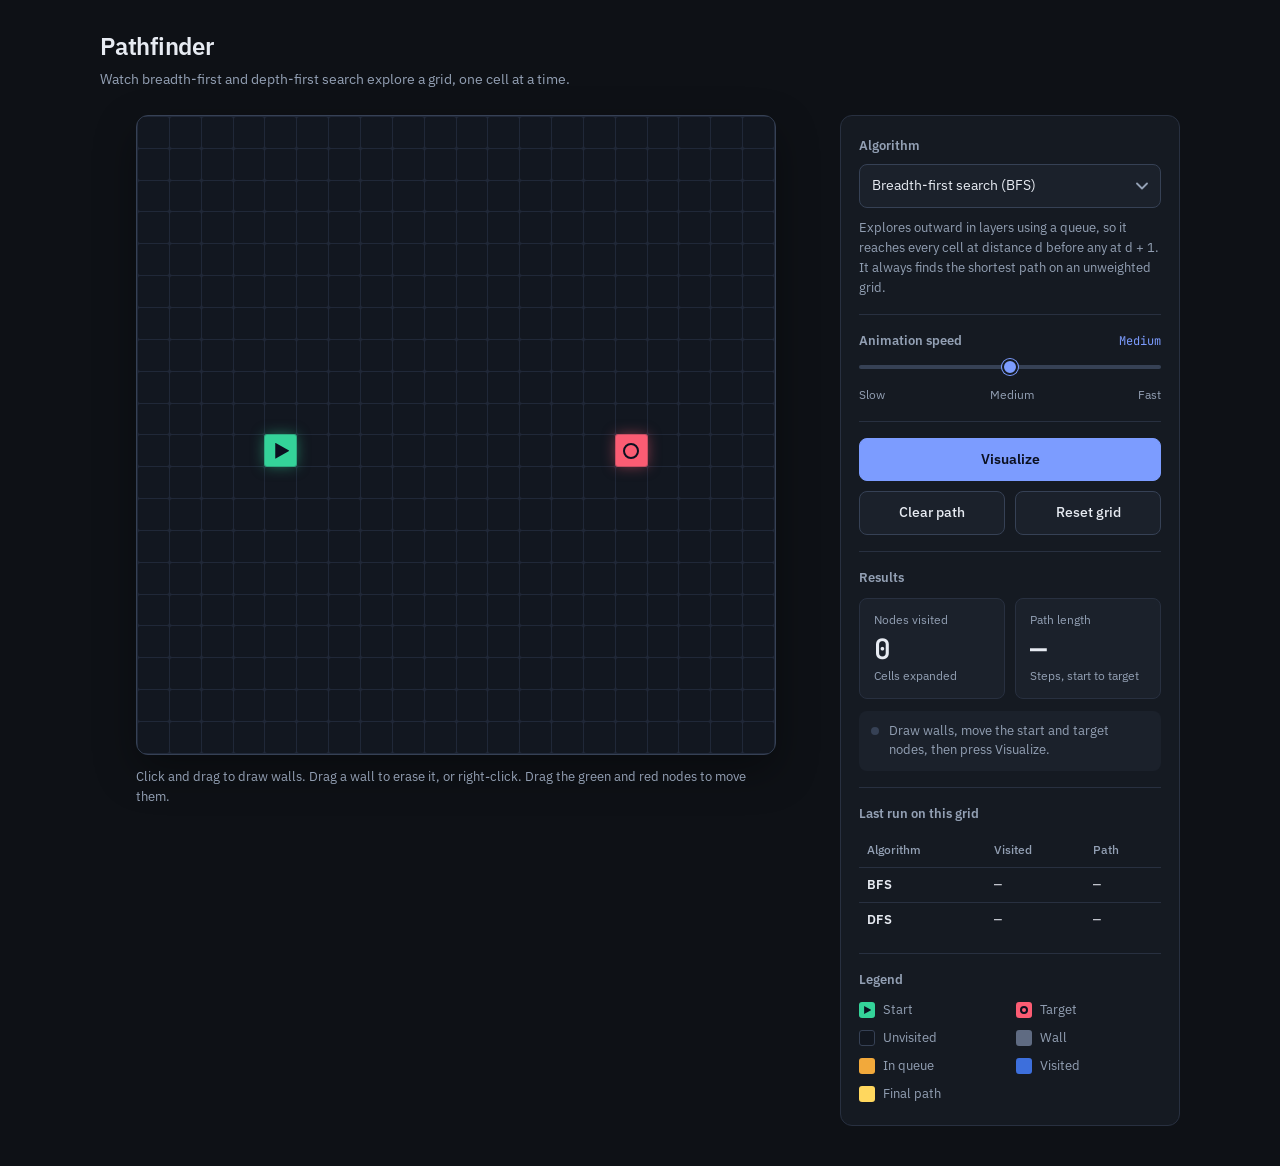
<file: Pathfinder/index.html>
<!DOCTYPE html>
<html lang="en">
<head>
  <meta charset="UTF-8">
  <meta name="viewport" content="width=device-width, initial-scale=1">
  <meta name="description" content="Interactive pathfinding visualizer comparing breadth-first search and depth-first search on a grid.">
  <meta name="theme-color" content="#0e1116">
  <meta name="color-scheme" content="dark">
  <title>Pathfinder: BFS and DFS Visualizer</title>

  <link rel="icon" href="data:image/svg+xml,%3Csvg xmlns='http://www.w3.org/2000/svg' viewBox='0 0 32 32'%3E%3Crect width='32' height='32' rx='7' fill='%23151a22'/%3E%3Cpath d='M9 23h9V9h5' fill='none' stroke='%23ffd75e' stroke-width='2.2' stroke-linecap='round' stroke-linejoin='round'/%3E%3Ccircle cx='9' cy='23' r='3.6' fill='%2334d399'/%3E%3Ccircle cx='23' cy='9' r='3.6' fill='%23fb5c73'/%3E%3C/svg%3E">
  <link rel="preconnect" href="https://fonts.googleapis.com">
  <link rel="preconnect" href="https://fonts.gstatic.com" crossorigin>
  <link href="https://fonts.googleapis.com/css2?family=IBM+Plex+Sans:wght@400;500;600&amp;family=JetBrains+Mono:wght@500;600&amp;display=swap" rel="stylesheet">
  <link rel="stylesheet" href="style.css">
</head>
<body>
  <div class="app">
    <header class="topbar">
      <h1 class="brand">Pathfinder</h1>
      <p class="tagline">Watch breadth-first and depth-first search explore a grid, one cell at a time.</p>
    </header>

    <main class="layout">
      <section class="stage" aria-label="Pathfinding grid">
        <div class="board" id="board" role="group" aria-label="Pathfinding grid"></div>
        <p class="board-hint">Click and drag to draw walls. Drag a wall to erase it, or right-click. Drag the green and red nodes to move them.</p>
      </section>

      <aside class="panel" aria-label="Controls and results">
        <section class="group">
          <label class="field-label" for="algorithm">Algorithm</label>
          <select id="algorithm" class="select">
            <option value="bfs" selected>Breadth-first search (BFS)</option>
            <option value="dfs">Depth-first search (DFS)</option>
          </select>
          <p class="algo-description" id="algo-description"></p>
        </section>

        <section class="group">
          <div class="field-row">
            <label class="field-label" for="speed">Animation speed</label>
            <output class="speed-value" id="speed-value" for="speed">Medium</output>
          </div>
          <input type="range" id="speed" min="0" max="2" step="1" value="1">
          <div class="speed-scale" aria-hidden="true">
            <span>Slow</span>
            <span>Medium</span>
            <span>Fast</span>
          </div>
        </section>

        <section class="group actions">
          <button type="button" class="btn btn-primary" id="visualize">Visualize</button>
          <div class="actions-row">
            <button type="button" class="btn" id="clear-path">Clear path</button>
            <button type="button" class="btn" id="reset-grid">Reset grid</button>
          </div>
        </section>

        <section class="group">
          <h2 class="group-title">Results</h2>
          <dl class="metrics">
            <div class="metric">
              <dt>Nodes visited</dt>
              <dd id="metric-visited">0</dd>
              <span class="metric-note">Cells expanded</span>
            </div>
            <div class="metric">
              <dt>Path length</dt>
              <dd id="metric-path">—</dd>
              <span class="metric-note" id="metric-path-note">Steps, start to target</span>
            </div>
          </dl>
          <p class="status" id="status" role="status" aria-live="polite" data-tone="info"></p>
        </section>

        <section class="group">
          <h2 class="group-title">Last run on this grid</h2>
          <table class="compare">
            <thead>
              <tr>
                <th scope="col">Algorithm</th>
                <th scope="col">Visited</th>
                <th scope="col">Path</th>
              </tr>
            </thead>
            <tbody>
              <tr data-compare="bfs">
                <th scope="row">BFS</th>
                <td class="cmp-visited">—</td>
                <td class="cmp-path">—</td>
              </tr>
              <tr data-compare="dfs">
                <th scope="row">DFS</th>
                <td class="cmp-visited">—</td>
                <td class="cmp-path">—</td>
              </tr>
            </tbody>
          </table>
        </section>

        <section class="group">
          <h2 class="group-title">Legend</h2>
          <ul class="legend">
            <li><span class="swatch swatch-start"></span>Start</li>
            <li><span class="swatch swatch-target"></span>Target</li>
            <li><span class="swatch swatch-empty"></span>Unvisited</li>
            <li><span class="swatch swatch-wall"></span>Wall</li>
            <li><span class="swatch swatch-queued"></span>In queue</li>
            <li><span class="swatch swatch-visited"></span>Visited</li>
            <li><span class="swatch swatch-path"></span>Final path</li>
          </ul>
        </section>
      </aside>
    </main>
  </div>

  <noscript>
    <p class="noscript">Pathfinder needs JavaScript to run. Enable it in your browser and reload the page.</p>
  </noscript>

  <script src="script.js" defer></script>
</body>
</html>
</file>
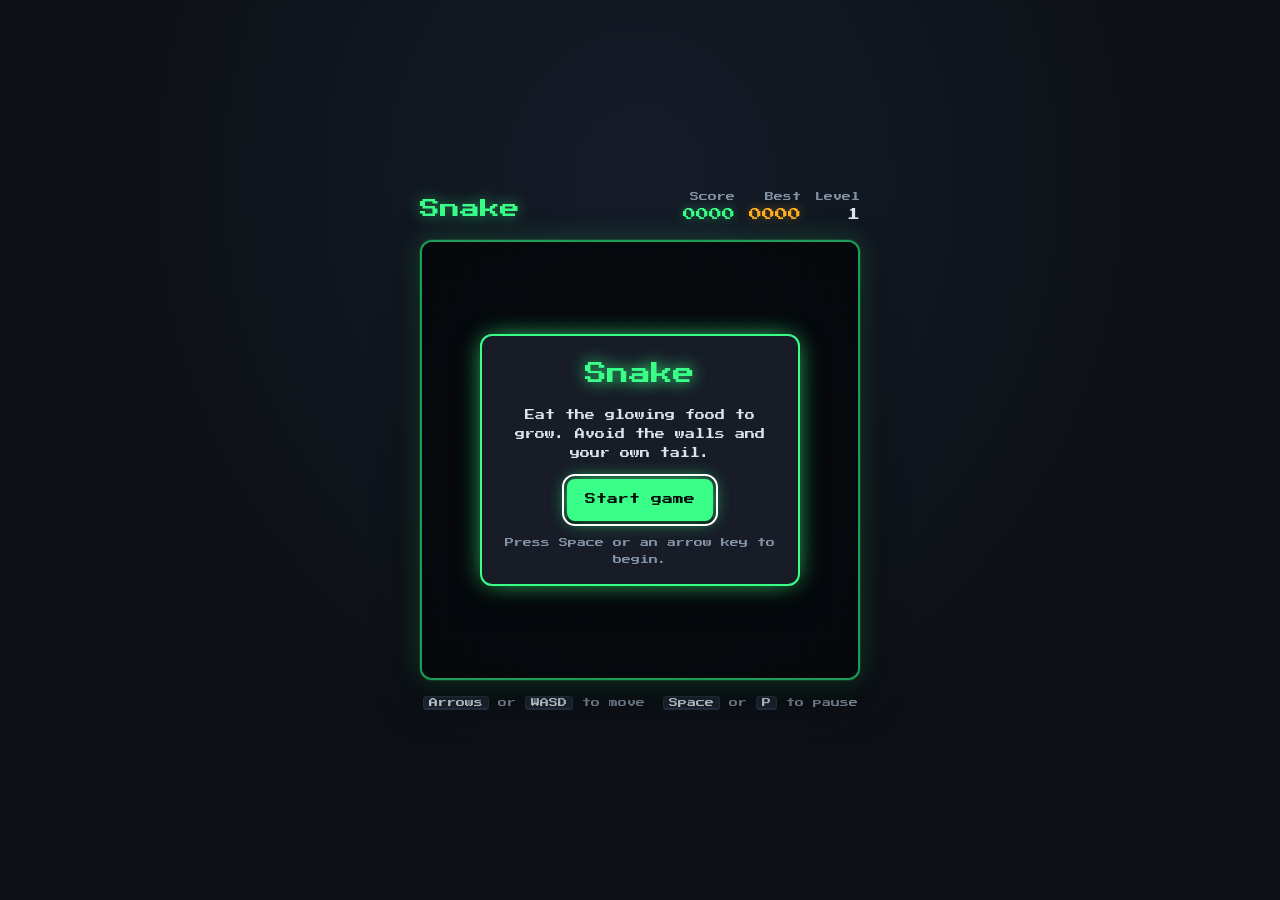
<file: Snake Game/index.html>
<!DOCTYPE html>
<html lang="en">
<head>
  <meta charset="UTF-8">
  <meta name="viewport" content="width=device-width, initial-scale=1, viewport-fit=cover">
  <meta name="description" content="Neon Snake: a retro arcade Snake game built with vanilla HTML, CSS, and JavaScript.">
  <meta name="theme-color" content="#0d1016">
  <meta name="color-scheme" content="dark">
  <title>Neon Snake</title>

  <link rel="icon" href="data:image/svg+xml,%3Csvg xmlns='http://www.w3.org/2000/svg' viewBox='0 0 100 100'%3E%3Ctext y='.9em' font-size='90'%3E%F0%9F%90%8D%3C/text%3E%3C/svg%3E">
  <link rel="preconnect" href="https://fonts.googleapis.com">
  <link rel="preconnect" href="https://fonts.gstatic.com" crossorigin>
  <link href="https://fonts.googleapis.com/css2?family=Press+Start+2P&amp;display=swap" rel="stylesheet">
  <link rel="stylesheet" href="style.css">
</head>
<body data-phase="ready">
  <main class="cabinet">
    <header class="hud">
      <h1 class="title">Snake</h1>
      <dl class="scores">
        <div class="stat stat-score">
          <dt>Score</dt>
          <dd id="score">0000</dd>
        </div>
        <div class="stat stat-best">
          <dt>Best</dt>
          <dd id="high-score">0000</dd>
        </div>
        <div class="stat stat-level">
          <dt>Level</dt>
          <dd id="level">1</dd>
        </div>
      </dl>
    </header>

    <section class="screen" id="screen" aria-label="Game board">
      <canvas id="game" width="400" height="400" role="img" aria-label="Snake game board"></canvas>

      <div class="overlay" id="overlay" data-state="ready" role="dialog" aria-modal="true" aria-labelledby="overlay-title" aria-hidden="true">
        <div class="modal">
          <h2 class="modal-title" id="overlay-title">Snake</h2>
          <p class="message" id="overlay-message"></p>

          <div class="result" id="overlay-result" hidden>
            <div class="result-row"><span>Score</span><strong id="result-score">0000</strong></div>
            <div class="result-row"><span>Best</span><strong id="result-best">0000</strong></div>
            <p class="badge" id="result-badge" hidden>New high score</p>
          </div>

          <button type="button" class="btn" id="overlay-button">Start game</button>
          <p class="hint" id="overlay-hint"></p>
        </div>
      </div>
    </section>

    <div class="dpad" role="group" aria-label="Touch controls">
      <button type="button" class="dpad-btn" data-dir="up" aria-label="Move up">
        <svg viewBox="0 0 24 24" aria-hidden="true"><path d="M12 5l8 12H4z"/></svg>
      </button>
      <button type="button" class="dpad-btn" data-dir="left" aria-label="Move left">
        <svg viewBox="0 0 24 24" aria-hidden="true"><path d="M12 5l8 12H4z"/></svg>
      </button>
      <button type="button" class="dpad-btn" id="pause-btn" aria-label="Start">
        <svg viewBox="0 0 24 24" aria-hidden="true"><path d="M7 5h4v14H7zM13 5h4v14h-4z"/></svg>
      </button>
      <button type="button" class="dpad-btn" data-dir="right" aria-label="Move right">
        <svg viewBox="0 0 24 24" aria-hidden="true"><path d="M12 5l8 12H4z"/></svg>
      </button>
      <button type="button" class="dpad-btn" data-dir="down" aria-label="Move down">
        <svg viewBox="0 0 24 24" aria-hidden="true"><path d="M12 5l8 12H4z"/></svg>
      </button>
    </div>

    <p class="help help-keys">
      <span><kbd>Arrows</kbd> or <kbd>WASD</kbd> to move</span>
      <span><kbd>Space</kbd> or <kbd>P</kbd> to pause</span>
    </p>
    <p class="help help-touch">Swipe on the board or use the buttons to steer.</p>

    <p class="sr-only" id="status" aria-live="polite"></p>
  </main>

  <noscript>
    <p class="noscript">Neon Snake needs JavaScript to run. Enable it in your browser and reload the page.</p>
  </noscript>

  <script src="app.js" defer></script>
</body>
</html>
</file>
<file: Pathfinder/style.css>
/* ==========================================================================
   Pathfinder: dark developer dashboard
   ========================================================================== */

:root {
  color-scheme: dark;

  --bg: #0e1116;
  --panel: #151a22;
  --panel-2: #1b212b;
  --border: #283040;
  --border-strong: #364155;
  --text: #e7ebf2;
  --muted: #93a0b4;
  --accent: #7c9cff;
  --accent-ink: #0b1020;

  --cell: #121720;
  --grid-line: #202838;
  --start: #34d399;
  --target: #fb5c73;
  --wall: #5f6b82;
  --queued: #f2a93b;
  --visited: #3d6fdc;
  --path: #ffd75e;

  --font-ui: "IBM Plex Sans", system-ui, -apple-system, "Segoe UI", Roboto, sans-serif;
  --font-mono: "JetBrains Mono", ui-monospace, "SFMono-Regular", Menlo, Consolas, monospace;
}

*,
*::before,
*::after {
  box-sizing: border-box;
}

[hidden] {
  display: none !important;
}

html {
  -webkit-text-size-adjust: 100%;
  text-size-adjust: 100%;
}

body {
  margin: 0;
  min-height: 100vh;
  background: var(--bg);
  color: var(--text);
  font-family: var(--font-ui);
  font-size: 14px;
  line-height: 1.55;
  -webkit-font-smoothing: antialiased;
  -webkit-tap-highlight-color: transparent;
}

/* ---------- Page layout ---------- */

.app {
  max-width: 1120px;
  margin: 0 auto;
  padding: 28px 20px 40px;
}

.topbar {
  margin-bottom: 24px;
}

.brand {
  margin: 0;
  font-size: 24px;
  font-weight: 600;
  letter-spacing: -0.01em;
}

.tagline {
  margin: 4px 0 0;
  color: var(--muted);
}

.layout {
  display: grid;
  grid-template-columns: minmax(0, 1fr) 340px;
  gap: 28px;
  align-items: start;
}

/* ---------- Board ---------- */

.stage {
  min-width: 0;
}

.board {
  --cols: 20;
  --rows: 20;
  display: grid;
  grid-template-columns: repeat(var(--cols), minmax(0, 1fr));
  grid-template-rows: repeat(var(--rows), minmax(0, 1fr));
  gap: 1px;
  padding: 1px;
  width: max(280px, min(100%, 640px, calc(100vh - 170px)));
  aspect-ratio: var(--cols) / var(--rows);
  margin: 0 auto;
  background: var(--grid-line);
  border: 1px solid var(--border-strong);
  border-radius: 12px;
  overflow: hidden;
  touch-action: none;
  user-select: none;
  -webkit-user-select: none;
  box-shadow: 0 16px 40px rgba(0, 0, 0, 0.35);
}

@supports (height: 100dvh) {
  .board {
    width: max(280px, min(100%, 640px, calc(100dvh - 170px)));
  }
}

.board.locked {
  cursor: not-allowed;
}

.board-hint {
  width: max(280px, min(100%, 640px));
  margin: 12px auto 0;
  color: var(--muted);
  font-size: 13px;
}

/* ---------- Cells ---------- */

.cell {
  position: relative;
  background: var(--cell);
  border-radius: 2px;
  cursor: pointer;
}

.cell.wall {
  background: var(--wall);
  box-shadow: inset 0 1px 0 rgba(255, 255, 255, 0.14);
  animation: wall-in 0.12s ease-out;
}

.cell.queued {
  background: var(--queued);
  animation: queued-in 0.28s ease-out;
}

.cell.visited {
  background: var(--visited);
  animation: visited-in 0.32s ease-out;
}

.cell.path {
  background: var(--path);
  box-shadow: 0 0 10px rgba(255, 215, 94, 0.55);
  z-index: 1;
  animation: path-in 0.36s ease-out;
}

.cell.current {
  box-shadow: inset 0 0 0 2px #fff;
}

.cell.start,
.cell.target {
  z-index: 2;
  cursor: grab;
}

.board.dragging .cell.start,
.board.dragging .cell.target {
  cursor: grabbing;
}

.cell.start {
  background: var(--start);
  box-shadow: 0 0 0 1px rgba(52, 211, 153, 0.7), 0 0 14px rgba(52, 211, 153, 0.5);
}

.cell.start::after {
  content: "";
  position: absolute;
  inset: 24% 22% 24% 32%;
  background: var(--accent-ink);
  clip-path: polygon(0 0, 100% 50%, 0 100%);
}

.cell.target {
  background: var(--target);
  box-shadow: 0 0 0 1px rgba(251, 92, 115, 0.7), 0 0 14px rgba(251, 92, 115, 0.5);
}

.cell.target::after {
  content: "";
  position: absolute;
  inset: 24%;
  border: 2px solid var(--accent-ink);
  border-radius: 50%;
}

.cell.target.unreachable {
  animation: shake 0.5s ease-in-out;
}

/* ---------- Panel ---------- */

.panel {
  background: var(--panel);
  border: 1px solid var(--border);
  border-radius: 12px;
  padding: 4px 18px;
}

.group {
  padding: 16px 0;
  border-bottom: 1px solid var(--border);
}

.group:last-child {
  border-bottom: 0;
}

.group-title {
  margin: 0 0 10px;
  font-size: 13px;
  font-weight: 600;
  color: var(--muted);
}

.field-label {
  display: block;
  margin-bottom: 8px;
  font-size: 13px;
  font-weight: 600;
  color: var(--muted);
}

.field-row {
  display: flex;
  align-items: baseline;
  justify-content: space-between;
  gap: 12px;
}

.field-row .field-label {
  margin-bottom: 4px;
}

.speed-value {
  font-family: var(--font-mono);
  font-size: 12px;
  color: var(--accent);
}

.select {
  width: 100%;
  padding: 10px 36px 10px 12px;
  font: inherit;
  color: var(--text);
  background-color: var(--panel-2);
  background-image: url("data:image/svg+xml,%3Csvg xmlns='http://www.w3.org/2000/svg' width='12' height='8' viewBox='0 0 12 8'%3E%3Cpath d='M1 1.5l5 5 5-5' fill='none' stroke='%2393a0b4' stroke-width='1.8' stroke-linecap='round' stroke-linejoin='round'/%3E%3C/svg%3E");
  background-repeat: no-repeat;
  background-position: right 12px center;
  border: 1px solid var(--border-strong);
  border-radius: 8px;
  appearance: none;
  -webkit-appearance: none;
  cursor: pointer;
}

.select:disabled {
  opacity: 0.55;
  cursor: not-allowed;
}

.algo-description {
  margin: 10px 0 0;
  color: var(--muted);
  font-size: 13px;
}

/* ---------- Range slider ---------- */

input[type="range"] {
  width: 100%;
  height: 24px;
  margin: 0;
  background: transparent;
  cursor: pointer;
  appearance: none;
  -webkit-appearance: none;
}

input[type="range"]::-webkit-slider-runnable-track {
  height: 4px;
  border-radius: 2px;
  background: var(--border-strong);
}

input[type="range"]::-moz-range-track {
  height: 4px;
  border-radius: 2px;
  background: var(--border-strong);
}

input[type="range"]::-webkit-slider-thumb {
  width: 16px;
  height: 16px;
  margin-top: -6px;
  border: 2px solid var(--panel);
  border-radius: 50%;
  background: var(--accent);
  box-shadow: 0 0 0 1px var(--accent);
  -webkit-appearance: none;
}

input[type="range"]::-moz-range-thumb {
  width: 12px;
  height: 12px;
  border: 2px solid var(--panel);
  border-radius: 50%;
  background: var(--accent);
  box-shadow: 0 0 0 1px var(--accent);
}

.speed-scale {
  display: flex;
  justify-content: space-between;
  color: var(--muted);
  font-size: 12px;
}

/* ---------- Buttons ---------- */

.actions {
  display: grid;
  gap: 10px;
}

.actions-row {
  display: grid;
  grid-template-columns: 1fr 1fr;
  gap: 10px;
}

.btn {
  padding: 10px 14px;
  font: inherit;
  font-weight: 500;
  color: var(--text);
  background: var(--panel-2);
  border: 1px solid var(--border-strong);
  border-radius: 8px;
  cursor: pointer;
  transition: background-color 0.15s ease, border-color 0.15s ease, filter 0.15s ease,
    transform 0.08s ease;
}

.btn:hover:not(:disabled) {
  background: #232b38;
  border-color: #46536b;
}

.btn:active:not(:disabled) {
  transform: translateY(1px);
}

.btn:disabled {
  opacity: 0.45;
  cursor: not-allowed;
}

.btn-primary {
  color: var(--accent-ink);
  font-weight: 600;
  background: var(--accent);
  border-color: var(--accent);
}

.btn-primary:hover:not(:disabled) {
  background: var(--accent);
  border-color: var(--accent);
  filter: brightness(1.1);
}

.btn:focus-visible,
.select:focus-visible,
input[type="range"]:focus-visible {
  outline: 2px solid var(--accent);
  outline-offset: 2px;
}

/* ---------- Metrics + status ---------- */

.metrics {
  display: grid;
  grid-template-columns: 1fr 1fr;
  gap: 10px;
  margin: 0;
}

.metric {
  display: flex;
  flex-direction: column;
  padding: 12px 14px;
  background: var(--panel-2);
  border: 1px solid var(--border);
  border-radius: 8px;
}

.metric dt {
  font-size: 12px;
  color: var(--muted);
}

.metric dd {
  margin: 2px 0;
  font-family: var(--font-mono);
  font-size: 28px;
  font-weight: 600;
  line-height: 1.2;
}

.metric-note {
  font-size: 12px;
  color: var(--muted);
}

.status {
  display: flex;
  gap: 10px;
  min-height: 4.6em;
  margin: 12px 0 0;
  padding: 10px 12px;
  font-size: 13px;
  line-height: 1.5;
  color: var(--muted);
  background: var(--panel-2);
  border-radius: 8px;
}

.status::before {
  content: "";
  flex: none;
  width: 8px;
  height: 8px;
  margin-top: 0.5em;
  border-radius: 50%;
  background: var(--border-strong);
}

.status[data-tone="progress"]::before {
  background: var(--accent);
}

.status[data-tone="success"] {
  color: var(--text);
}

.status[data-tone="success"]::before {
  background: var(--start);
}

.status[data-tone="error"] {
  color: var(--text);
}

.status[data-tone="error"]::before {
  background: var(--target);
}

/* ---------- Comparison table ---------- */

.compare {
  width: 100%;
  border-collapse: collapse;
  font-size: 13px;
}

.compare th,
.compare td {
  padding: 7px 8px;
  text-align: left;
}

.compare thead th {
  font-size: 12px;
  font-weight: 500;
  color: var(--muted);
  border-bottom: 1px solid var(--border);
}

.compare tbody th {
  font-weight: 600;
}

.compare td {
  font-family: var(--font-mono);
}

.compare tbody tr + tr th,
.compare tbody tr + tr td {
  border-top: 1px solid var(--border);
}

/* ---------- Legend ---------- */

.legend {
  display: grid;
  grid-template-columns: 1fr 1fr;
  gap: 8px 12px;
  margin: 0;
  padding: 0;
  list-style: none;
  font-size: 13px;
  color: var(--muted);
}

.legend li {
  display: flex;
  align-items: center;
  gap: 8px;
}

.swatch {
  position: relative;
  flex: none;
  width: 16px;
  height: 16px;
  border-radius: 3px;
}

.swatch-start {
  background: var(--start);
}

.swatch-start::after {
  content: "";
  position: absolute;
  inset: 25% 22% 25% 32%;
  background: var(--accent-ink);
  clip-path: polygon(0 0, 100% 50%, 0 100%);
}

.swatch-target {
  background: var(--target);
}

.swatch-target::after {
  content: "";
  position: absolute;
  inset: 24%;
  border: 2px solid var(--accent-ink);
  border-radius: 50%;
}

.swatch-empty {
  background: var(--cell);
  border: 1px solid var(--border-strong);
}

.swatch-wall {
  background: var(--wall);
}

.swatch-queued {
  background: var(--queued);
}

.swatch-visited {
  background: var(--visited);
}

.swatch-path {
  background: var(--path);
}

/* ---------- Misc ---------- */

.noscript {
  position: fixed;
  inset: auto 16px 16px;
  margin: 0;
  padding: 12px;
  text-align: center;
  color: var(--accent-ink);
  background: var(--queued);
  border-radius: 8px;
}

/* ---------- Motion ---------- */

@keyframes wall-in {
  from {
    transform: scale(0.6);
  }
  to {
    transform: scale(1);
  }
}

@keyframes queued-in {
  0% {
    transform: scale(0.5);
    border-radius: 50%;
  }
  60% {
    transform: scale(1.12);
  }
  100% {
    transform: scale(1);
  }
}

@keyframes visited-in {
  0% {
    transform: scale(1.18);
    background-color: var(--queued);
  }
  100% {
    transform: scale(1);
    background-color: var(--visited);
  }
}

@keyframes path-in {
  0% {
    transform: scale(0.6);
  }
  60% {
    transform: scale(1.2);
  }
  100% {
    transform: scale(1);
  }
}

@keyframes shake {
  20% {
    transform: translateX(-3px);
  }
  40% {
    transform: translateX(3px);
  }
  60% {
    transform: translateX(-2px);
  }
  80% {
    transform: translateX(2px);
  }
}

@media (prefers-reduced-motion: reduce) {
  *,
  *::before,
  *::after {
    animation-duration: 0.001ms !important;
    animation-iteration-count: 1 !important;
    transition-duration: 0.001ms !important;
  }
}

/* ---------- Responsive ---------- */

@media (max-width: 920px) {
  .layout {
    grid-template-columns: minmax(0, 1fr);
    gap: 20px;
  }

  .board {
    width: min(100%, 640px);
  }
}

@media (max-width: 480px) {
  .app {
    padding: 20px 12px 32px;
  }

  .brand {
    font-size: 20px;
  }
}
</file>
<file: Snake Game/style.css>
/* ==========================================================================
   Neon Snake — retro arcade theme
   ========================================================================== */

:root {
  --bg: #0d1016;
  --bg-glow: #151c28;
  --panel: #171c26;
  --panel-raised: #1f2634;
  --line: #2b3446;
  --text: #dbe4ee;
  --muted: #8391a5;
  --green: #39ff88;
  --green-deep: #1c9c56;
  --amber: #ffb020;
  --danger: #ff5a72;
  --board: #0a0d12;
  --ink: #06120b;

  --font: "Press Start 2P", ui-monospace, "SFMono-Regular", Menlo, Consolas,
    "Liberation Mono", monospace;

  /* Vertical space kept free for the HUD and controls around the board. */
  --reserved: 230px;
  --size: max(240px, min(92vw, 440px, calc(100vh - var(--reserved))));
}

@supports (height: 100dvh) {
  :root {
    --size: max(240px, min(92vw, 440px, calc(100dvh - var(--reserved))));
  }
}

@media (hover: none) and (pointer: coarse) {
  :root {
    --reserved: 440px;
  }
}

*,
*::before,
*::after {
  box-sizing: border-box;
}

[hidden] {
  display: none !important;
}

html {
  -webkit-text-size-adjust: 100%;
  text-size-adjust: 100%;
}

body {
  margin: 0;
  min-height: 100vh;
  min-height: 100dvh;
  display: grid;
  place-items: center;
  padding: max(16px, env(safe-area-inset-top)) max(16px, env(safe-area-inset-right))
    max(16px, env(safe-area-inset-bottom)) max(16px, env(safe-area-inset-left));
  background:
    radial-gradient(ellipse at 50% 20%, var(--bg-glow) 0%, transparent 60%),
    var(--bg);
  color: var(--text);
  font-family: var(--font);
  font-size: 12px;
  line-height: 1.7;
  -webkit-font-smoothing: antialiased;
  -webkit-tap-highlight-color: transparent;
  overscroll-behavior: none;
  user-select: none;
  -webkit-user-select: none;
}

/* ---------- Layout ---------- */

.cabinet {
  width: var(--size);
  display: flex;
  flex-direction: column;
  gap: 14px;
}

.hud {
  display: flex;
  flex-wrap: wrap;
  align-items: flex-end;
  justify-content: space-between;
  gap: 8px 12px;
}

.title {
  margin: 0;
  font-size: clamp(14px, 4.4vw, 20px);
  font-weight: 400;
  color: var(--green);
  text-shadow: 0 0 14px rgba(57, 255, 136, 0.55);
}

.scores {
  display: flex;
  gap: 14px;
  margin: 0;
}

.stat {
  text-align: right;
}

.stat dt {
  color: var(--muted);
  font-size: 9px;
}

.stat dd {
  margin: 0;
  font-size: 13px;
  color: var(--text);
}

.stat-score dd {
  color: var(--green);
  text-shadow: 0 0 10px rgba(57, 255, 136, 0.45);
  display: inline-block;
}

.stat-best dd {
  color: var(--amber);
  text-shadow: 0 0 10px rgba(255, 176, 32, 0.4);
}

.stat-score dd.bump {
  animation: bump 0.22s ease-out;
}

/* ---------- Game screen ---------- */

.screen {
  position: relative;
  aspect-ratio: 1 / 1;
  border: 2px solid var(--green-deep);
  border-radius: 12px;
  background: var(--board);
  overflow: hidden;
  touch-action: none;
  box-shadow:
    0 0 0 1px rgba(57, 255, 136, 0.12),
    0 0 28px rgba(57, 255, 136, 0.2),
    0 18px 40px rgba(0, 0, 0, 0.55);
}

.screen.shake {
  animation: shake 0.36s ease-in-out;
}

.screen canvas {
  display: block;
  width: 100%;
  height: 100%;
}

/* CRT scanlines + vignette */
.screen::after {
  content: "";
  position: absolute;
  inset: 0;
  z-index: 1;
  pointer-events: none;
  background:
    repeating-linear-gradient(
      to bottom,
      rgba(0, 0, 0, 0) 0,
      rgba(0, 0, 0, 0) 2px,
      rgba(0, 0, 0, 0.13) 3px
    ),
    radial-gradient(ellipse at center, transparent 55%, rgba(0, 0, 0, 0.4) 100%);
}

/* ---------- Overlay / modal ---------- */

.overlay {
  --accent: var(--green);
  position: absolute;
  inset: 0;
  z-index: 2;
  display: grid;
  place-items: center;
  padding: 14px;
  background: rgba(7, 9, 13, 0.8);
  -webkit-backdrop-filter: blur(3px);
  backdrop-filter: blur(3px);
  opacity: 0;
  visibility: hidden;
  transition: opacity 0.18s ease, visibility 0s linear 0.18s;
}

.overlay.is-open {
  opacity: 1;
  visibility: visible;
  transition: opacity 0.18s ease;
}

.overlay[data-state="paused"],
.overlay[data-state="win"] {
  --accent: var(--amber);
}

.overlay[data-state="over"] {
  --accent: var(--danger);
}

.modal {
  width: min(100%, 320px);
  padding: 20px 16px 16px;
  text-align: center;
  background: var(--panel);
  border: 2px solid var(--accent);
  border-radius: 12px;
  box-shadow: 0 0 26px -6px var(--accent), 0 14px 30px rgba(0, 0, 0, 0.5);
  transform: translateY(8px) scale(0.98);
  transition: transform 0.2s ease;
}

.overlay.is-open .modal {
  transform: none;
}

.modal-title {
  margin: 0 0 12px;
  font-size: clamp(16px, 5vw, 22px);
  font-weight: 400;
  color: var(--accent);
  text-shadow: 0 0 16px var(--accent);
}

.message {
  margin: 0 0 16px;
  font-size: 10px;
  line-height: 1.9;
}

.result {
  display: grid;
  gap: 8px;
  margin: 0 0 16px;
  padding: 12px;
  font-size: 11px;
  background: var(--bg);
  border: 1px solid var(--line);
  border-radius: 8px;
}

.result-row {
  display: flex;
  justify-content: space-between;
  gap: 12px;
}

.result-row span {
  color: var(--muted);
}

.result-row strong {
  font-weight: 400;
}

.badge {
  margin: 2px 0 0;
  font-size: 10px;
  color: var(--amber);
  text-shadow: 0 0 10px rgba(255, 176, 32, 0.6);
}

.btn {
  font: inherit;
  font-size: 11px;
  padding: 12px 18px;
  color: var(--ink);
  background: var(--accent);
  border: 0;
  border-radius: 8px;
  cursor: pointer;
  box-shadow: 0 4px 0 rgba(0, 0, 0, 0.45), 0 0 18px -2px var(--accent);
  transition: transform 0.08s ease, box-shadow 0.08s ease, filter 0.15s ease;
}

.btn:hover {
  filter: brightness(1.1);
}

.btn:active {
  transform: translateY(3px);
  box-shadow: 0 1px 0 rgba(0, 0, 0, 0.45), 0 0 18px -2px var(--accent);
}

.btn:focus-visible,
.dpad-btn:focus-visible {
  outline: 2px solid #fff;
  outline-offset: 3px;
}

.hint {
  margin: 14px 0 0;
  font-size: 9px;
  line-height: 1.8;
  color: var(--muted);
}

/* ---------- Help + touch controls ---------- */

.help {
  margin: 0;
  display: flex;
  flex-wrap: wrap;
  justify-content: center;
  gap: 8px 18px;
  font-size: 9px;
  line-height: 1.9;
  text-align: center;
  color: var(--muted);
}

kbd {
  font: inherit;
  padding: 1px 5px;
  color: var(--text);
  background: var(--panel-raised);
  border: 1px solid var(--line);
  border-bottom-width: 2px;
  border-radius: 4px;
}

.help-touch {
  display: none;
}

.dpad {
  display: none;
  grid-template-columns: repeat(3, 60px);
  grid-template-rows: repeat(3, 60px);
  grid-template-areas:
    ". up ."
    "left pause right"
    ". down .";
  gap: 8px;
  justify-content: center;
}

.dpad-btn {
  display: grid;
  place-items: center;
  padding: 0;
  color: var(--green);
  background: var(--panel-raised);
  border: 1px solid var(--line);
  border-radius: 14px;
  cursor: pointer;
  touch-action: manipulation;
  box-shadow: 0 3px 0 rgba(0, 0, 0, 0.45);
  transition: background 0.08s ease, color 0.08s ease, transform 0.08s ease;
}

.dpad-btn:active {
  color: var(--ink);
  background: var(--green);
  transform: translateY(2px);
}

.dpad-btn svg {
  width: 24px;
  height: 24px;
  fill: currentColor;
}

.dpad-btn[data-dir="up"] {
  grid-area: up;
}

.dpad-btn[data-dir="left"] {
  grid-area: left;
}

.dpad-btn[data-dir="right"] {
  grid-area: right;
}

.dpad-btn[data-dir="down"] {
  grid-area: down;
}

.dpad-btn[data-dir="left"] svg {
  transform: rotate(-90deg);
}

.dpad-btn[data-dir="right"] svg {
  transform: rotate(90deg);
}

.dpad-btn[data-dir="down"] svg {
  transform: rotate(180deg);
}

#pause-btn {
  grid-area: pause;
  color: var(--amber);
}

@media (hover: none) and (pointer: coarse) {
  .dpad {
    display: grid;
  }

  .help-keys {
    display: none;
  }

  .help-touch {
    display: block;
  }
}

/* ---------- Utilities ---------- */

.sr-only {
  position: absolute;
  width: 1px;
  height: 1px;
  margin: -1px;
  padding: 0;
  overflow: hidden;
  clip: rect(0, 0, 0, 0);
  white-space: nowrap;
  border: 0;
}

.noscript {
  position: fixed;
  inset: auto 16px 16px;
  margin: 0;
  padding: 12px;
  font-size: 10px;
  text-align: center;
  color: var(--ink);
  background: var(--amber);
  border-radius: 8px;
}

/* ---------- Motion ---------- */

@keyframes bump {
  40% {
    transform: scale(1.25);
  }
}

@keyframes shake {
  20% {
    transform: translate(-4px, 2px);
  }
  40% {
    transform: translate(4px, -2px);
  }
  60% {
    transform: translate(-3px, 1px);
  }
  80% {
    transform: translate(3px, -1px);
  }
}

@media (prefers-reduced-motion: reduce) {
  *,
  *::before,
  *::after {
    animation-duration: 0.001ms !important;
    animation-iteration-count: 1 !important;
    transition-duration: 0.001ms !important;
    transition-delay: 0s !important;
  }
}
</file>
